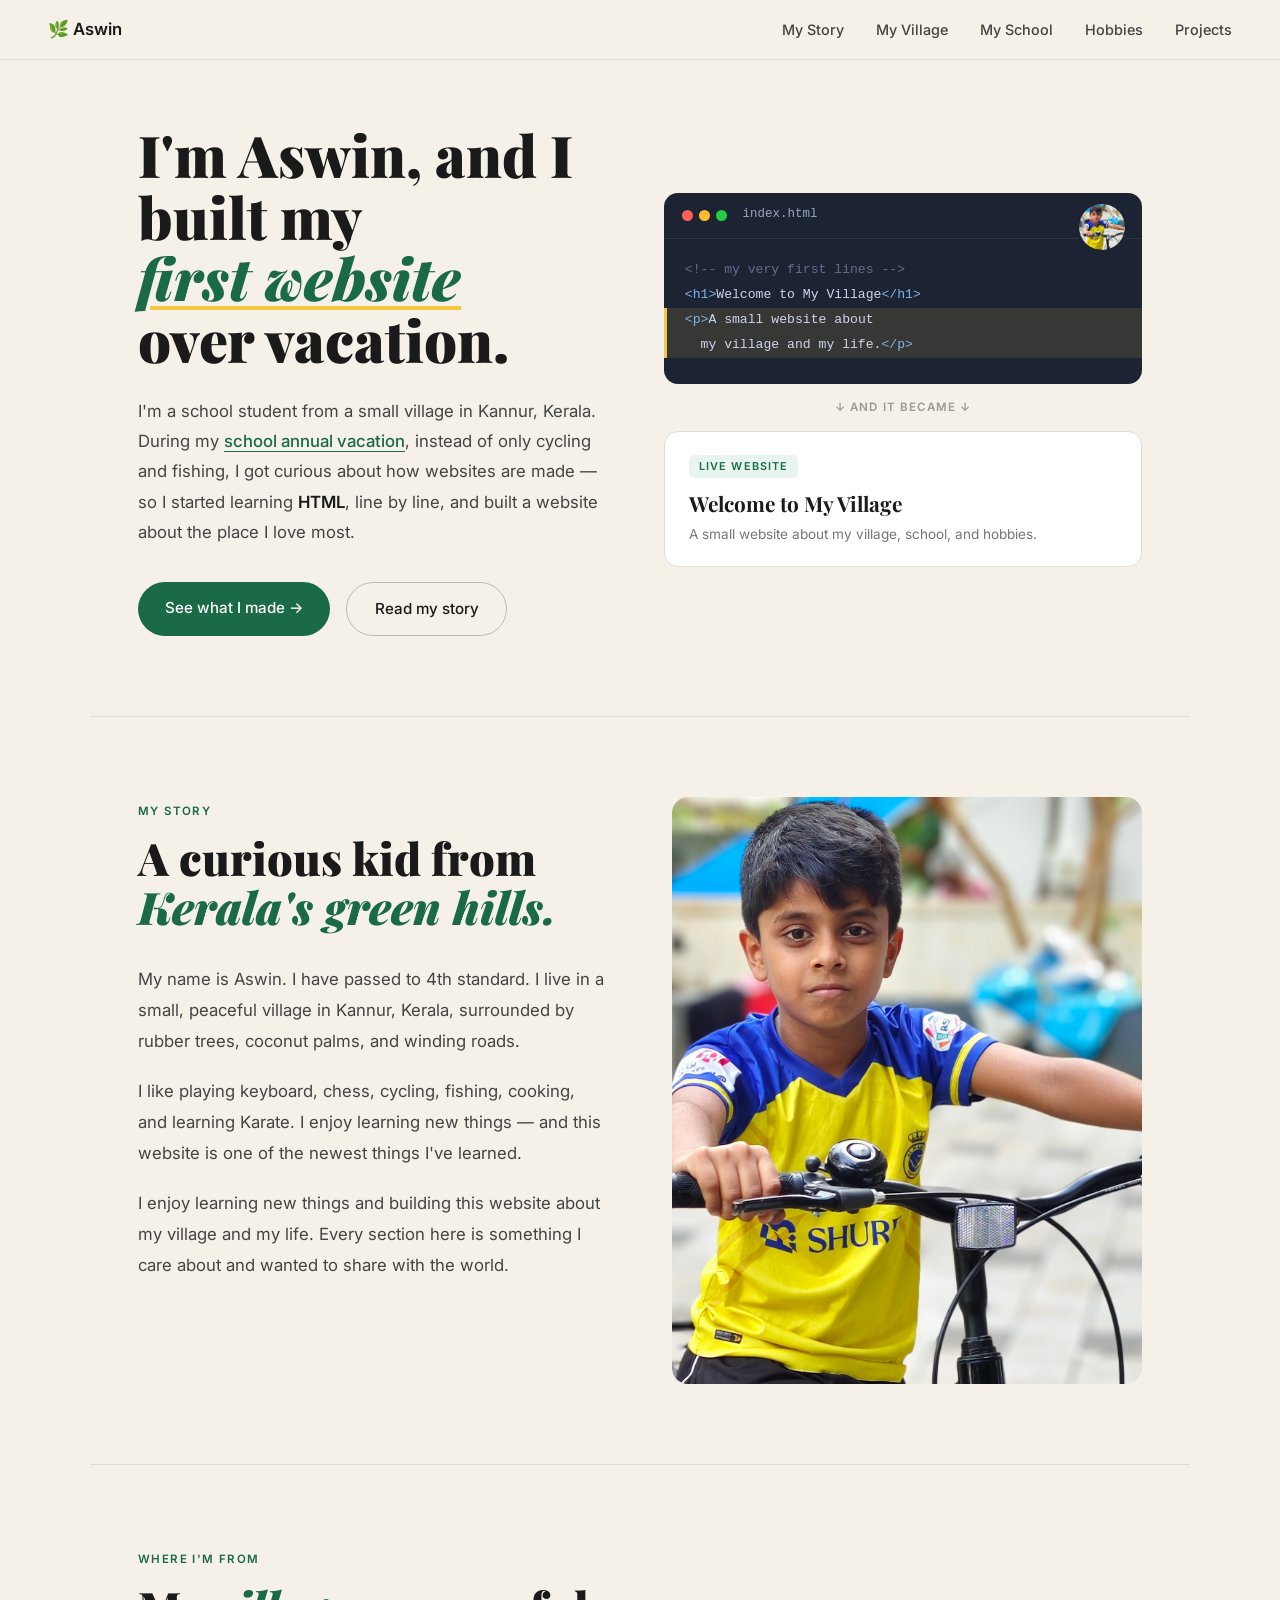
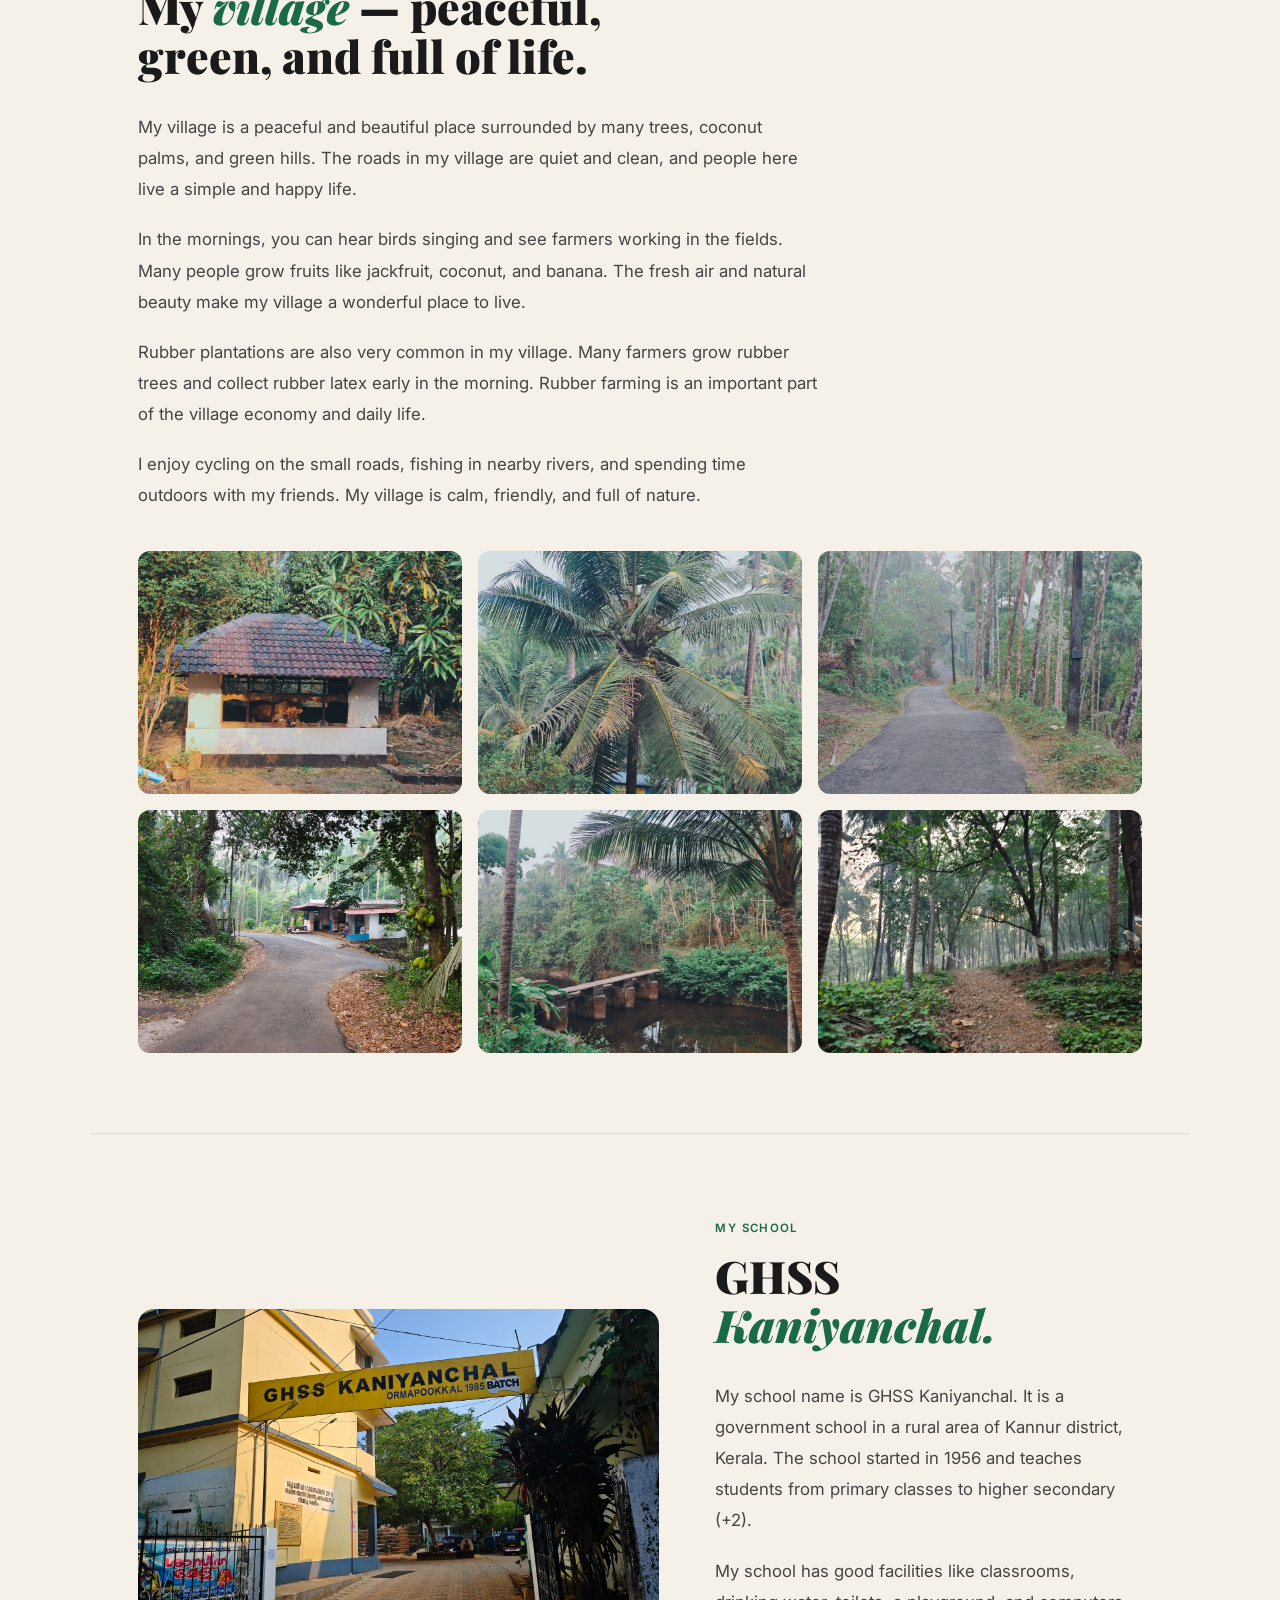
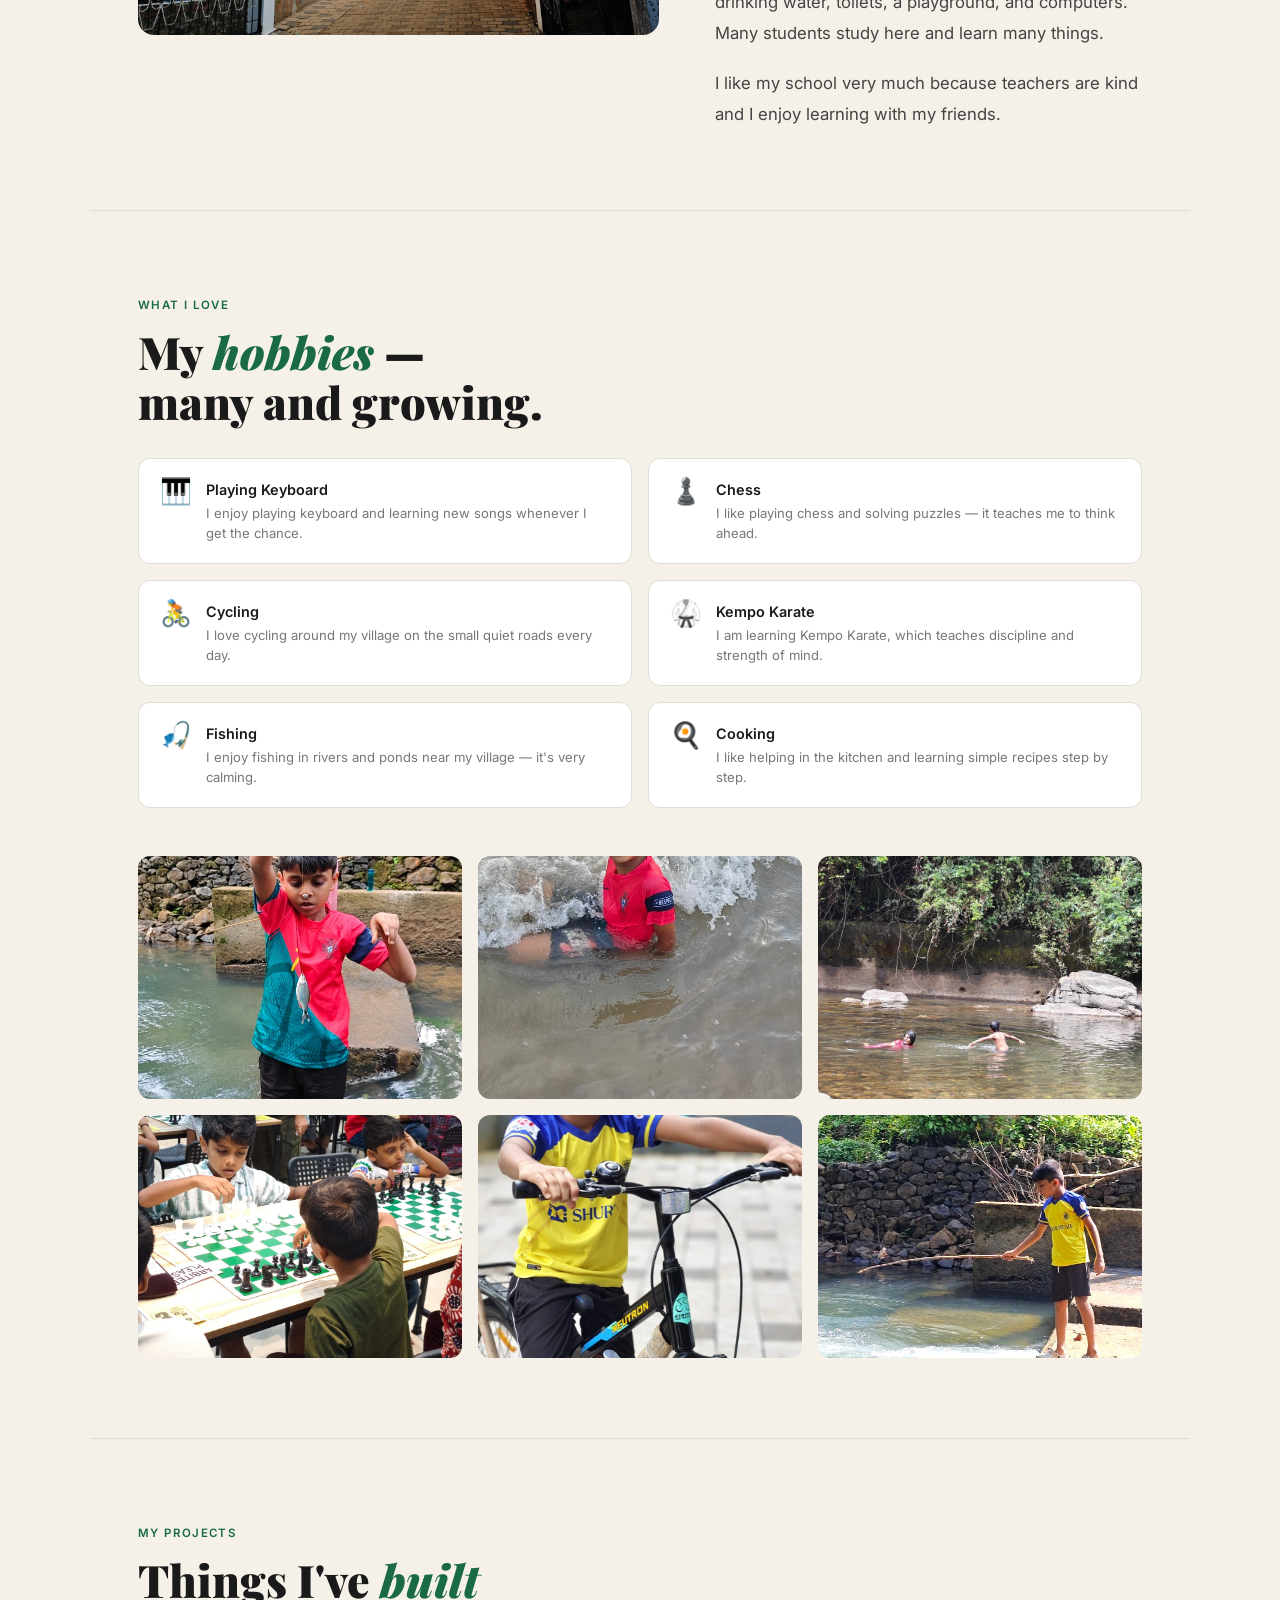
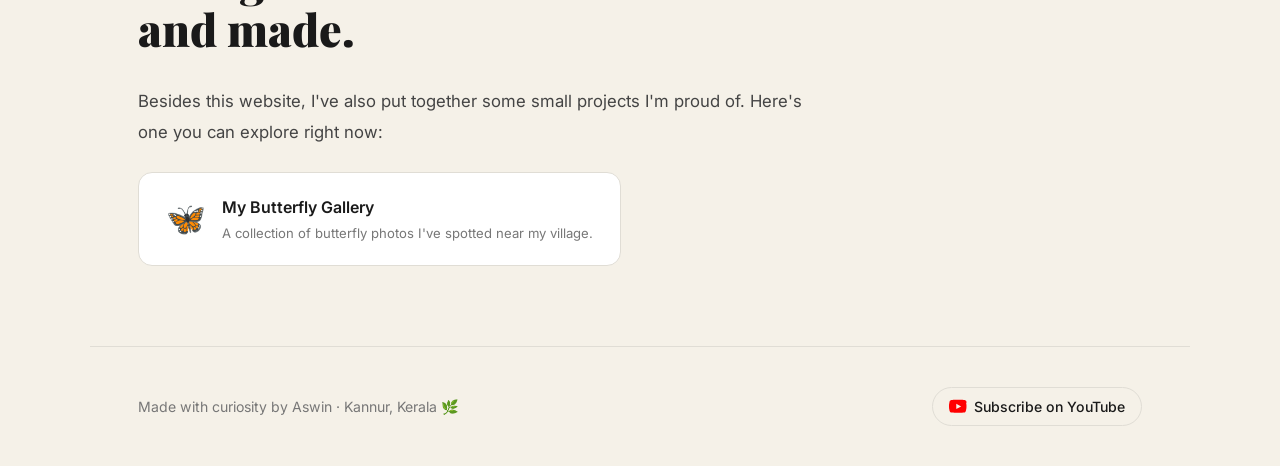
<file: index.html>
<!DOCTYPE html>
<html lang="en">
<head>
  <meta charset="UTF-8">
  <meta name="viewport" content="width=device-width, initial-scale=1.0">
  <title>Aswin — My Village</title>
  <link rel="preconnect" href="https://fonts.googleapis.com">
  <link rel="preconnect" href="https://fonts.gstatic.com" crossorigin>
  <link href="https://fonts.googleapis.com/css2?family=Playfair+Display:ital,wght@0,700;0,900;1,700;1,900&family=Inter:wght@400;500;600&display=swap" rel="stylesheet">

  <!-- Google tag (gtag.js) -->
  <script async src="https://www.googletagmanager.com/gtag/js?id=G-831D7X0XFR"></script>
  <script>
    window.dataLayer = window.dataLayer || [];
    function gtag(){dataLayer.push(arguments);}
    gtag('js', new Date());
    gtag('config', 'G-831D7X0XFR');
  </script>

  <style>
    *, *::before, *::after { box-sizing: border-box; margin: 0; padding: 0; }

    :root {
      --cream: #F5F1E8;
      --green: #1A6B45;
      --green-light: #E8F5EE;
      --dark: #1a1a1a;
      --mid: #444;
      --muted: #777;
      --border: #e0ddd5;
      --yellow: #F5C842;
      --code-bg: #1C2333;
    }

    html { scroll-behavior: smooth; }

    body {
      background: var(--cream);
      font-family: 'Inter', sans-serif;
      color: var(--dark);
      line-height: 1.6;
    }

    /* ── NAV ── */
    nav {
      position: sticky;
      top: 0;
      z-index: 100;
      background: var(--cream);
      border-bottom: 1px solid var(--border);
      display: flex;
      align-items: center;
      justify-content: space-between;
      padding: 1rem 3rem;
    }

    .nav-brand {
      display: flex;
      align-items: center;
      gap: 8px;
      font-weight: 600;
      font-size: 1.05rem;
      color: var(--dark);
      text-decoration: none;
    }

    .nav-links {
      display: flex;
      gap: 2rem;
      list-style: none;
    }

    .nav-links a {
      text-decoration: none;
      color: var(--mid);
      font-size: 0.9rem;
      font-weight: 500;
      transition: color 0.2s;
    }

    .nav-links a:hover { color: var(--green); }

    /* ── HERO ── */
    .hero {
      display: grid;
      grid-template-columns: 1fr 1fr;
      gap: 3rem;
      padding: 4rem 3rem 5rem;
      max-width: 1100px;
      margin: 0 auto;
      align-items: center;
    }

    .hero-left h1 {
      font-family: 'Playfair Display', Georgia, serif;
      font-size: clamp(2.4rem, 4.5vw, 3.8rem);
      font-weight: 900;
      line-height: 1.07;
      margin-bottom: 1.6rem;
      color: var(--dark);
    }

    .hero-left h1 .accent {
      color: var(--green);
      font-style: italic;
      text-decoration: underline;
      text-decoration-color: var(--yellow);
      text-underline-offset: 5px;
      text-decoration-thickness: 4px;
    }

    .hero-left p {
      font-size: 1.05rem;
      line-height: 1.8;
      color: var(--mid);
      margin-bottom: 2.2rem;
    }

    .hero-left p a {
      color: var(--green);
      font-weight: 500;
      text-decoration: none;
      border-bottom: 1.5px solid var(--green);
    }

    .hero-left p strong { font-weight: 600; color: var(--dark); }

    .btn-group { display: flex; gap: 1rem; flex-wrap: wrap; }

    .btn-primary {
      background: var(--green);
      color: #fff;
      border: none;
      padding: 0.85rem 1.7rem;
      border-radius: 100px;
      font-size: 0.95rem;
      font-weight: 500;
      cursor: pointer;
      font-family: 'Inter', sans-serif;
      text-decoration: none;
      display: inline-block;
      transition: background 0.2s, transform 0.15s;
    }

    .btn-primary:hover { background: #155737; transform: translateY(-1px); }

    .btn-secondary {
      background: transparent;
      color: var(--dark);
      border: 1.5px solid #bbb;
      padding: 0.85rem 1.7rem;
      border-radius: 100px;
      font-size: 0.95rem;
      font-weight: 500;
      cursor: pointer;
      font-family: 'Inter', sans-serif;
      text-decoration: none;
      display: inline-block;
      transition: border-color 0.2s, transform 0.15s;
    }

    .btn-secondary:hover { border-color: var(--dark); transform: translateY(-1px); }

    /* Code card */
    .hero-right { display: flex; flex-direction: column; gap: 0.9rem; }

    .code-card {
      background: var(--code-bg);
      border-radius: 14px;
      overflow: hidden;
      position: relative;
    }

    .code-titlebar {
      display: flex;
      align-items: center;
      gap: 6px;
      padding: 0.8rem 1.1rem;
      border-bottom: 1px solid #2d3549;
    }

    .dot { width: 11px; height: 11px; border-radius: 50%; }
    .dot-r { background: #FF5F57; }
    .dot-y { background: #FFBD2E; }
    .dot-g { background: #28CA41; }

    .code-titlebar .filename {
      font-size: 0.78rem;
      color: #9ba5c0;
      font-family: 'Courier New', monospace;
      margin-left: 10px;
    }

    .profile-bubble {
      position: absolute;
      top: 0.55rem;
      right: 0.85rem;
      width: 52px;
      height: 52px;
      border-radius: 50%;
      border: 3px solid var(--code-bg);
      overflow: hidden;
      background: #3a4560;
    }

    .profile-bubble img {
      width: 100%;
      height: 100%;
      object-fit: cover;
    }

    .profile-initials {
      width: 100%;
      height: 100%;
      display: flex;
      align-items: center;
      justify-content: center;
      font-size: 1.1rem;
      font-weight: 600;
      color: #9ba5c0;
    }

    .code-body {
      padding: 1.2rem 1.3rem 1.6rem;
      font-family: 'Courier New', monospace;
      font-size: 0.82rem;
      line-height: 1.9;
    }

    .c-comment { color: #636d8b; }
    .c-tag { color: #7fb3e8; }
    .c-text { color: #cdd5ef; }

    .hl {
      display: block;
      background: rgba(245, 200, 66, 0.12);
      border-left: 3px solid var(--yellow);
      margin: 0 -1.3rem;
      padding: 0 1rem 0 calc(1.3rem - 3px);
    }

    .arrow-label {
      text-align: center;
      font-size: 0.72rem;
      color: #999;
      font-weight: 600;
      letter-spacing: 0.1em;
    }

    .live-card {
      background: #fff;
      border-radius: 14px;
      padding: 1.25rem 1.5rem;
      border: 1px solid var(--border);
    }

    .live-badge {
      display: inline-block;
      background: var(--green-light);
      color: var(--green);
      font-size: 0.68rem;
      font-weight: 600;
      letter-spacing: 0.1em;
      text-transform: uppercase;
      padding: 3px 10px;
      border-radius: 5px;
      margin-bottom: 0.55rem;
    }

    .live-card h3 {
      font-family: 'Playfair Display', serif;
      font-size: 1.3rem;
      font-weight: 700;
      margin-bottom: 0.25rem;
    }

    .live-card p { font-size: 0.85rem; color: var(--muted); }

    /* ── DIVIDER ── */
    .divider {
      border: none;
      border-top: 1px solid var(--border);
      max-width: 1100px;
      margin: 0 auto;
    }

    /* ── SECTIONS ── */
    .content-section {
      max-width: 1100px;
      margin: 0 auto;
      padding: 5rem 3rem;
    }

    .section-label {
      display: inline-block;
      font-size: 0.72rem;
      font-weight: 600;
      letter-spacing: 0.12em;
      text-transform: uppercase;
      color: var(--green);
      margin-bottom: 0.8rem;
    }

    .section-title {
      font-family: 'Playfair Display', serif;
      font-size: clamp(2rem, 3.5vw, 2.8rem);
      font-weight: 900;
      line-height: 1.1;
      margin-bottom: 2rem;
    }

    .section-title em { font-style: italic; color: var(--green); }

    .prose p {
      font-size: 1.05rem;
      line-height: 1.85;
      color: var(--mid);
      margin-bottom: 1.2rem;
      max-width: 680px;
    }

    .prose p:last-child { margin-bottom: 0; }

    /* Two-col layout for about me */
    .two-col {
      display: grid;
      grid-template-columns: 1fr 1fr;
      gap: 4rem;
      align-items: start;
    }

    .about-photo {
      width: 100%;
      aspect-ratio: 4/5;
      object-fit: cover;
      border-radius: 16px;
      background: #d0cfc8;
      display: block;
    }

    .hobbies-list {
      display: grid;
      grid-template-columns: 1fr 1fr;
      gap: 1rem;
      margin-top: 2rem;
    }

    .hobby-item {
      background: #fff;
      border: 1px solid var(--border);
      border-radius: 12px;
      padding: 1.2rem 1.3rem;
      display: flex;
      align-items: flex-start;
      gap: 0.9rem;
    }

    .hobby-icon { font-size: 1.6rem; line-height: 1; flex-shrink: 0; }

    .hobby-item h4 {
      font-size: 0.9rem;
      font-weight: 600;
      margin-bottom: 0.2rem;
      color: var(--dark);
    }

    .hobby-item p { font-size: 0.82rem; color: var(--muted); line-height: 1.5; }

    /* Photo gallery */
    .gallery {
      display: grid;
      grid-template-columns: repeat(3, 1fr);
      gap: 1rem;
      margin-top: 2.5rem;
    }

    .gallery img {
      width: 100%;
      aspect-ratio: 4/3;
      object-fit: cover;
      border-radius: 12px;
      background: #d8d5cc;
      display: block;
      transition: transform 0.3s;
    }

    .gallery img:hover { transform: scale(1.02); }

    /* School section */
    .school-wrap {
      display: grid;
      grid-template-columns: 1.1fr 0.9fr;
      gap: 3.5rem;
      align-items: center;
    }

    .school-img {
      width: 100%;
      aspect-ratio: 16/10;
      object-fit: cover;
      border-radius: 16px;
      background: #d0cfc8;
      display: block;
    }

    /* Projects */
    .project-card {
      display: inline-flex;
      align-items: center;
      gap: 1rem;
      background: #fff;
      border: 1px solid var(--border);
      border-radius: 14px;
      padding: 1.3rem 1.7rem;
      text-decoration: none;
      color: var(--dark);
      margin-top: 1.5rem;
      transition: box-shadow 0.2s, transform 0.2s;
    }

    .project-card:hover { transform: translateY(-2px); box-shadow: 0 6px 24px rgba(0,0,0,0.07); }

    .project-icon { font-size: 2rem; }

    .project-card h4 { font-size: 1rem; font-weight: 600; margin-bottom: 0.15rem; }
    .project-card p { font-size: 0.82rem; color: var(--muted); }

    /* ── FOOTER ── */
    footer {
      border-top: 1px solid var(--border);
      padding: 2.5rem 3rem;
      max-width: 1100px;
      margin: 0 auto;
      display: flex;
      align-items: center;
      justify-content: space-between;
      flex-wrap: wrap;
      gap: 1rem;
    }

    footer p { font-size: 0.88rem; color: var(--muted); }

    footer a {
      display: inline-flex;
      align-items: center;
      gap: 7px;
      color: var(--dark);
      text-decoration: none;
      font-size: 0.88rem;
      font-weight: 500;
      border: 1px solid var(--border);
      border-radius: 100px;
      padding: 0.45rem 1rem;
      transition: border-color 0.2s;
    }

    footer a:hover { border-color: #999; }

    /* ── MOBILE ── */
    @media (max-width: 800px) {
      nav { padding: 1rem 1.2rem; }
      .nav-links { display: none; }

      .hero {
        grid-template-columns: 1fr;
        padding: 2.5rem 1.2rem 3rem;
        gap: 2.5rem;
      }

      .content-section { padding: 3.5rem 1.2rem; }

      .two-col,
      .school-wrap { grid-template-columns: 1fr; gap: 2rem; }

      .gallery { grid-template-columns: repeat(2, 1fr); }

      .hobbies-list { grid-template-columns: 1fr; }

      footer { padding: 2rem 1.2rem; flex-direction: column; align-items: flex-start; }
    }
  </style>
</head>
<body>

<!-- ── NAV ── -->
<nav>
  <a href="#" class="nav-brand">
    🌿 Aswin
  </a>
  <ul class="nav-links">
    <li><a href="#about">My Story</a></li>
    <li><a href="#village">My Village</a></li>
    <li><a href="#school">My School</a></li>
    <li><a href="#hobbies">Hobbies</a></li>
    <li><a href="#projects">Projects</a></li>
  </ul>
</nav>

<!-- ── HERO ── -->
<section class="hero">
  <div class="hero-left">
    <h1>
      I'm Aswin, and I built my<br>
      <span class="accent">first website</span><br>
      over vacation.
    </h1>
    <p>
      I'm a school student from a small village in Kannur, Kerala.
      During my <a href="#about">school annual vacation</a>, instead of only cycling and
      fishing, I got curious about how websites are made — so I started learning
      <strong>HTML</strong>, line by line, and built a website about the place I love most.
    </p>
    <div class="btn-group">
      <a href="#village" class="btn-primary">See what I made →</a>
      <a href="#about" class="btn-secondary">Read my story</a>
    </div>
  </div>

  <div class="hero-right">
    <div class="code-card">
      <div class="code-titlebar">
        <span class="dot dot-r"></span>
        <span class="dot dot-y"></span>
        <span class="dot dot-g"></span>
        <span class="filename">index.html</span>
      </div>
      <div class="profile-bubble">
        <img src="images/aswin.jpg" alt="Aswin" onerror="this.style.display='none'; this.nextElementSibling.style.display='flex';">
        <div class="profile-initials" style="display:none;">A</div>
      </div>
      <div class="code-body">
        <span class="c-comment">&lt;!-- my very first lines --&gt;</span><br>
        <span><span class="c-tag">&lt;h1&gt;</span><span class="c-text">Welcome to My Village</span><span class="c-tag">&lt;/h1&gt;</span></span><br>
        <span class="hl"><span class="c-tag">&lt;p&gt;</span><span class="c-text">A small website about</span><br>
        &nbsp;&nbsp;<span class="c-text">my village and my life.</span><span class="c-tag">&lt;/p&gt;</span></span>
      </div>
    </div>

    <div class="arrow-label">↓ AND IT BECAME ↓</div>

    <div class="live-card">
      <span class="live-badge">Live Website</span>
      <h3>Welcome to My Village</h3>
      <p>A small website about my village, school, and hobbies.</p>
    </div>
  </div>
</section>

<hr class="divider">

<!-- ── ABOUT ME ── -->
<section class="content-section" id="about">
  <div class="two-col">
    <div>
      <span class="section-label">My Story</span>
      <h2 class="section-title">A curious kid from<br><em>Kerala's green hills.</em></h2>
      <div class="prose">
        <p>My name is Aswin. I have passed to 4th standard. I live in a small, peaceful village in Kannur, Kerala, surrounded by rubber trees, coconut palms, and winding roads.</p>
        <p>I like playing keyboard, chess, cycling, fishing, cooking, and learning Karate. I enjoy learning new things — and this website is one of the newest things I've learned.</p>
        <p>I enjoy learning new things and building this website about my village and my life. Every section here is something I care about and wanted to share with the world.</p>
      </div>
    </div>
    <div>
      <img src="images/aswin.jpg" alt="Aswin" class="about-photo"
           onerror="this.style.background='#c8d5c8'; this.alt='Photo coming soon';">
    </div>
  </div>
</section>

<hr class="divider">

<!-- ── MY VILLAGE ── -->
<section class="content-section" id="village">
  <span class="section-label">Where I'm From</span>
  <h2 class="section-title">My <em>village</em> — peaceful,<br>green, and full of life.</h2>
  <div class="prose">
    <p>My village is a peaceful and beautiful place surrounded by many trees, coconut palms, and green hills. The roads in my village are quiet and clean, and people here live a simple and happy life.</p>
    <p>In the mornings, you can hear birds singing and see farmers working in the fields. Many people grow fruits like jackfruit, coconut, and banana. The fresh air and natural beauty make my village a wonderful place to live.</p>
    <p>Rubber plantations are also very common in my village. Many farmers grow rubber trees and collect rubber latex early in the morning. Rubber farming is an important part of the village economy and daily life.</p>
    <p>I enjoy cycling on the small roads, fishing in nearby rivers, and spending time outdoors with my friends. My village is calm, friendly, and full of nature.</p>
  </div>

  <div class="gallery">
    <img src="images/my-village1.jpeg" alt="Cow house in the village">
    <img src="images/my-village2.jpeg" alt="Coconut trees">
    <img src="images/my-village3.jpeg" alt="Village road">
    <img src="images/my-village4.jpeg" alt="Kavala junction">
    <img src="images/my-village5.jpeg" alt="Nearby river">
    <img src="images/my village6.jpeg" alt="Rubber tree plantation">
  </div>
</section>

<hr class="divider">

<!-- ── MY SCHOOL ── -->
<section class="content-section" id="school">
  <div class="school-wrap">
    <div>
      <img src="images/school image.jpeg" alt="GHSS Kaniyanchal — My School" class="school-img"
           onerror="this.style.background='#c8d0cc';">
    </div>
    <div>
      <span class="section-label">My School</span>
      <h2 class="section-title">GHSS<br><em>Kaniyanchal.</em></h2>
      <div class="prose">
        <p>My school name is GHSS Kaniyanchal. It is a government school in a rural area of Kannur district, Kerala. The school started in 1956 and teaches students from primary classes to higher secondary (+2).</p>
        <p>My school has good facilities like classrooms, drinking water, toilets, a playground, and computers. Many students study here and learn many things.</p>
        <p>I like my school very much because teachers are kind and I enjoy learning with my friends.</p>
      </div>
    </div>
  </div>
</section>

<hr class="divider">

<!-- ── HOBBIES ── -->
<section class="content-section" id="hobbies">
  <span class="section-label">What I Love</span>
  <h2 class="section-title">My <em>hobbies</em> —<br>many and growing.</h2>

  <div class="hobbies-list">
    <div class="hobby-item">
      <span class="hobby-icon">🎹</span>
      <div>
        <h4>Playing Keyboard</h4>
        <p>I enjoy playing keyboard and learning new songs whenever I get the chance.</p>
      </div>
    </div>
    <div class="hobby-item">
      <span class="hobby-icon">♟️</span>
      <div>
        <h4>Chess</h4>
        <p>I like playing chess and solving puzzles — it teaches me to think ahead.</p>
      </div>
    </div>
    <div class="hobby-item">
      <span class="hobby-icon">🚴</span>
      <div>
        <h4>Cycling</h4>
        <p>I love cycling around my village on the small quiet roads every day.</p>
      </div>
    </div>
    <div class="hobby-item">
      <span class="hobby-icon">🥋</span>
      <div>
        <h4>Kempo Karate</h4>
        <p>I am learning Kempo Karate, which teaches discipline and strength of mind.</p>
      </div>
    </div>
    <div class="hobby-item">
      <span class="hobby-icon">🎣</span>
      <div>
        <h4>Fishing</h4>
        <p>I enjoy fishing in rivers and ponds near my village — it's very calming.</p>
      </div>
    </div>
    <div class="hobby-item">
      <span class="hobby-icon">🍳</span>
      <div>
        <h4>Cooking</h4>
        <p>I like helping in the kitchen and learning simple recipes step by step.</p>
      </div>
    </div>
  </div>

  <div class="gallery" style="margin-top: 3rem;">
    <img src="images/hobbi image1.jpeg" alt="Fishing">
    <img src="images/hobbi image5.jpeg" alt="Swimming">
    <img src="images/hobbi image3.jpeg" alt="Swimming at the river">
    <img src="images/hobbi image4.jpeg" alt="Playing chess">
    <img src="images/hobbi image cycling.jpeg" alt="Cycling">
    <img src="images/hobbi image6.jpeg" alt="Fishing at the pond">
  </div>
</section>

<hr class="divider">

<!-- ── PROJECTS ── -->
<section class="content-section" id="projects">
  <span class="section-label">My Projects</span>
  <h2 class="section-title">Things I've <em>built</em><br>and made.</h2>
  <div class="prose">
    <p>Besides this website, I've also put together some small projects I'm proud of. Here's one you can explore right now:</p>
  </div>
  <a href="butterfly.html" class="project-card">
    <span class="project-icon">🦋</span>
    <div>
      <h4>My Butterfly Gallery</h4>
      <p>A collection of butterfly photos I've spotted near my village.</p>
    </div>
  </a>
</section>

<!-- ── FOOTER ── -->
<footer>
  <p>Made with curiosity by Aswin · Kannur, Kerala 🌿</p>
  <a href="https://www.youtube.com/@aswin-aaj" target="_blank" rel="noopener noreferrer">
    <svg width="18" height="18" viewBox="0 0 24 24" fill="red" aria-hidden="true">
      <path d="M23.5 6.2s-.2-1.7-.8-2.5c-.8-1-1.7-1-2.1-1.1C17.9 2.3 12 2.3 12 2.3h0s-5.9 0-8.6.3c-.4.1-1.3.1-2.1 1.1-.6.8-.8 2.5-.8 2.5S0 8.1 0 10v1.9c0 1.9.5 3.8.5 3.8s.2 1.7.8 2.5c.8 1 1.9 1 2.4 1.1 1.8.2 7.6.3 7.6.3s5.9 0 8.6-.3c.4-.1 1.3-.1 2.1-1.1.6-.8.8-2.5.8-2.5s.5-1.9.5-3.8V10c0-1.9-.5-3.8-.5-3.8zM9.7 14.6V7.8l6.5 3.4-6.5 3.4z"/>
    </svg>
    Subscribe on YouTube
  </a>
</footer>

</body>
</html>
</file>
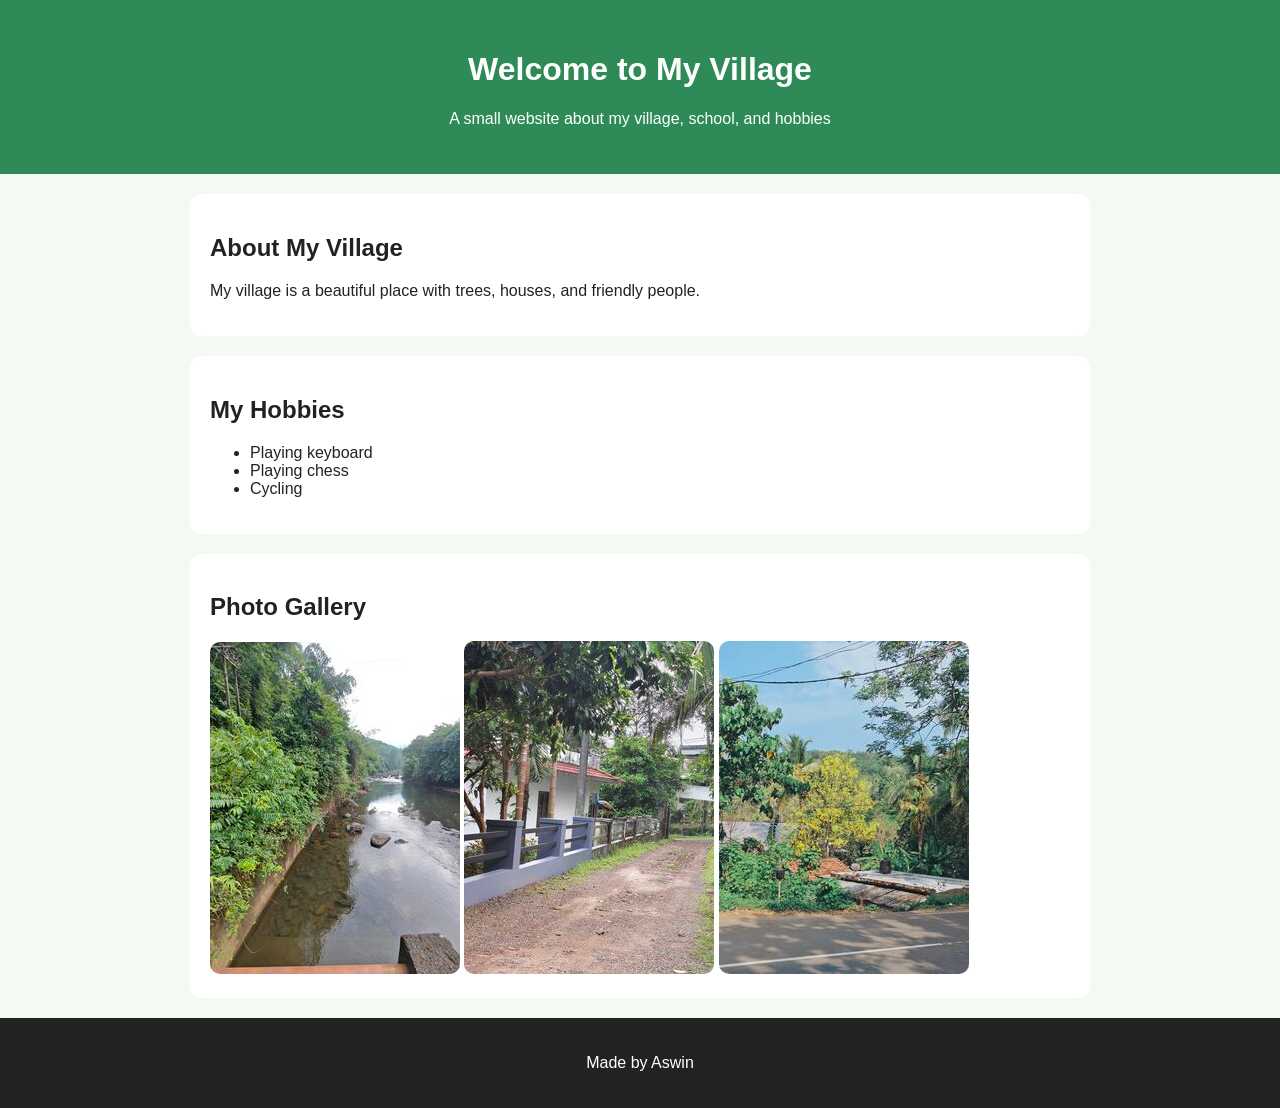
<file: home.html>
<!DOCTYPE html>
<html lang="en">
<head>
  <meta charset="UTF-8">
  <meta name="viewport" content="width=device-width, initial-scale=1.0">
  <title>My Village</title>
  <link rel="stylesheet" href="style.css">
</head>
<body>
  <header>
    <h1>Welcome to My Village</h1>
    <p>A small website about my village, school, and hobbies</p>
  </header>

  <main>
    <section>
      <h2>About My Village</h2>
      <p>My village is a beautiful place with trees, houses, and friendly people.</p>
    </section>

    <section>
      <h2>My Hobbies</h2>
      <ul>
        <li>Playing keyboard</li>
        <li>Playing chess</li>
        <li>Cycling</li>
      </ul>
    </section>

    <section>
      <h2>Photo Gallery</h2>
      <img src="images/village1s.jpg" alt="My village1" width="250">
      <img src="images/village2s.jpg" alt="My village2" width="250">
      <img src="images/village3s.jpg" alt="My village3" width="250">
    </section>
  </main>

  <footer>
    <p>Made by Aswin</p>
  </footer>
</body>
</html>
</file>
<file: style.css>
body {
  font-family: Arial, sans-serif;
  margin: 0;
  background: #f4f9f4;
  color: #222;
}

header {
  background: #2e8b57;
  color: white;
  text-align: center;
  padding: 30px 20px;
}

main {
  max-width: 900px;
  margin: 20px auto;
  padding: 0 15px;
}

section {
  background: white;
  padding: 20px;
  margin-bottom: 20px;
  border-radius: 12px;
}

img {
  max-width: 100%;
  border-radius: 10px;
}

footer {
  text-align: center;
  padding: 20px;
}

footer {
  text-align: center;
  padding: 20px;
  background: #222;
  color: white;
}

footer a {
  color: #ff4b4b;
  text-decoration: none;
  font-weight: bold;
}

footer a:hover {
  text-decoration: underline;
}

.gallery {
  display: grid;
  grid-template-columns: 1fr;
  gap: 16px;
}

.gallery img {
  width: 100%;
  height: 350px;
  object-fit: cover
  
  
  ;
  display: block;
  border-radius: 12px;
}

@media (min-width: 768px) {
  .gallery {
    grid-template-columns: repeat(3, 1fr);
  }
}
.hero {
    background  : black;
     color: white;
  text-align: center;
  padding: 60px 20px;
  border-radius: 0;
}

.hero-content {
  max-width: 800px;
  margin: 0 auto;
}

.profile-photo {
  width: 110px;
  height: 110px;
  object-fit: cover;
  border-radius: 50%;
  border: 4px solid white;
  margin-bottom: 15px;
}

.student-name {
  margin: 0 0 10px;
  font-size: 22px;
  font-weight: 600;
}

.hero h1 {
  margin: 0;
  font-size: 42px;
}

.hero p {
  margin-top: 12px;
  font-size: 18px;
}

@media (max-width: 768px) {
  .hero {
    padding: 45px 15px;
  }

  .profile-photo {
    width: 90px;
    height: 90px;
  }

  .student-name {
    font-size: 18px;
  }

  .hero h1 {
    font-size: 30px;
  }

  .hero p {
    font-size: 16px;
  }
}
</file>
